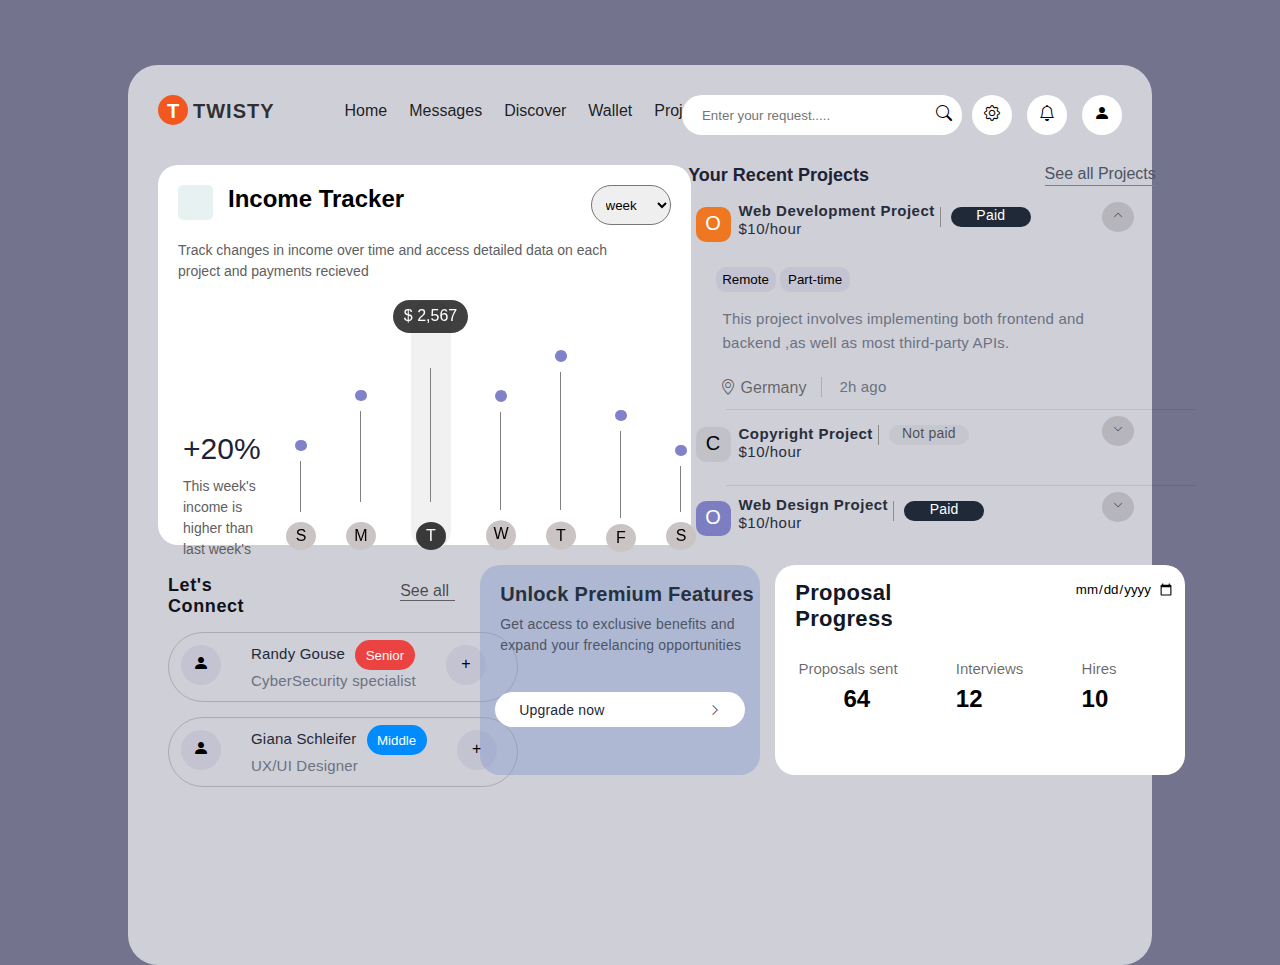
<file: index.html>
<!DOCTYPE html>
<html lang="en">
<head>
    <meta charset="UTF-8">
    <meta name="viewport" content="width=device-width, initial-scale=1.0">
    <title>Dashboard</title>
    <link rel="stylesheet" href="style.css">
  <!--  <link rel="stylesheet" href="https://cdnjs.cloudflare.com/ajax/libs/font-awesome/7.0.1/css/all.min.css" integrity="sha512-2SwdPD6INVrV/lHTZbO2nodKhrnDdJK9/kg2XD1r9uGqPo1cUbujc+IYdlYdEErWNu69gVcYgdxlmVmzTWnetw==" crossorigin="anonymous" referrerpolicy="no-referrer" />-->
    <!-- <link rel="stylesheet" href="https://cdnjs.cloudflare.com/ajax/libs/font-awesome/4.7.0/css/font-awesome.min.css">-->
     <link rel="stylesheet" href="https://cdn.jsdelivr.net/npm/bootstrap-icons@1.13.1/font/bootstrap-icons.min.css">
</head>
<body>
<i class="fa-solid fa-magnifying-glass"></i>
    <div class="main-container">
      <div class="header">
        <nav class="nav-container">
            <div class="logo">
                <div class="logo-icon">T</div>
                <h2 class="logo-text">TWISTY</h2>
            </div>
            <ul class="nav-class">
                <li class="list-element">Home</li>
                <li class="list-element">Messages</li>
                <li class="list-element">Discover</li>
                <li class="list-element">Wallet</li>
                <li class="list-element">Projects</li>
            </ul>
            <div class="right-nav">
              <div class="input">
                <input type="text" placeholder="Enter your request..... ">
                <div class="input-icon"><i class="bi bi-search"></i></div>
              </div>
              <div class="icons">
              <div class="icon-list"><i class="bi bi-gear"></i></div>
              <div class="icon-list"><i class="bi bi-bell"></i></div>
              <div class="icon-list"><i class="bi bi-person-fill"></i></div>
              </div>
            </div>
        </nav>
      </div>
      <div class="main-content">
        <div class="left-element">

          <div class="tracker-align">
         <div class="tracker">
         <div class="icon-track"></div>
         <h3 class="text-h3">Income Tracker</h3>
         </div>
          <select class="dropdown">
          <option>week</option>
          <option>sunday</option>
          <option>monday</option>
          <option>tuesday</option>
         </select>
         </div>
         <p class="text-p">Track changes in income over time and access detailed data on each <br> project and payments recieved</p>
         <div class="bottom-container">
          <div class="bottom-items">
            <h2 class="h2-text">+20%</h2>
            <p class="para">This week's income is <br> higher than last week's</p>
          </div>
        
          <div class="graph">
           <div class="div-1">
            <div class="bar">S</div>
            <div class="bar-1"></div>
            <div class="bar-2 s"></div>
           </div>
           <div class=" div-2">
            <div class="bar-3 extra-style " style="margin-top:-2px;">F</div>
            <div class="bar-1 bar-F"></div>
            <div class="bar-2"></div>
           </div>
           <div class=" div-3">
            <div class="bar btm-align">T</div>
            <div class="bar-1 bar-T"></div>
            <div class="bar-2"></div>
           </div>
           <div class=" div-4">
            <div class="bar">W</div>
            <div class="bar-1"></div>
            <div class="bar-2"></div>
           </div>
           <div class="div-5 linear-grad">
            <div class="bar-3 Tuesday" style="margin-top:0px; border-radius:50%; text-align:center;">T</div>
            <div class="bar-4 height-1"></div>
            <div class="bar-button">$ 2,567</div>
           </div>
           <div class="div-6">
            <div class="bar" style="margin-bottom:10px;">M</div>
            <div class="bar-1"></div>
            <div class="bar-2"></div>
           </div>
           <div class="div-7">
            <div class="bar">S</div>
            <div class="bar-1"></div>
            <div class="bar-2 s"></div>
           </div>
          </div>

          </div>
          </div>
        <div class="right-element">
          <div class="rig-head">
     <h2 class="text-right">Your Recent Projects</h2>
     <p class="btn-1">See all Projects</button>
          </div>
          <div class="rig-content rig-content-2">
            <div class="right-left-flex">
            <div class="right-left">
              <div class="icon-right">O</div>
              <div class="text-group">
              <h4 class="text-h4">Web Development Project</h4>
              <p class="texttt">$10/hour</p>
            </div>
            </div>
            <div class="ver-line"></div>
            <div class="paid">Paid</div>
            
          </div>
          <div class="icon-up"><i class="bi bi-chevron-up"></i></div>
          </div>
          <div class="btn-class">
            <button class="remote">Remote</button>
            <button class="part">Part-time</button>
          </div>
          <p class="text-para">This project involves implementing both frontend and backend ,as well as most third-party APIs.</p>
          <div class="right-bottom">
            <div class="logo-class">
              <div class="logo-loc"><i class="bi bi-geo-alt"></i></div>
              <p class="para-5">Germany</p>
            </div>
            <div class="div-style"></div>
            <div class="text-para">2h ago</div>
  

          </div>
          <div class="horizontal-bar"> </div>
          <div class="rig-content">
            <div class="right-left-flex gap-10">
            <div class="right-left" style="margin-top:15px; margin-bottom:15px; margin-left:-10px;">
              <div class="icon-right copy">C</div>
              <div class="text-group text-group-2">
              <h4 class="text-h4">Copyright Project</h4>
              <p class="texttt">$10/hour</p>
              </div>
            </div>
            <div class="ver-line"></div>
            <div class="paid color-3">Not paid</div>
            
          </div>
          <div class="icon-up"><i class="bi bi-chevron-down"></i></div>
          </div>
           <div class="horizontal-bar"> </div>
           <div class="rig-content">
              <div class="right-left-flex gap-10">
            <div class="right-left" style="margin-left:-10px;">
              <div class="icon-right colors">O</div>
              <div class="text-group">
              <h4 class="text-h4">Web Design Project</h4>
              <p class="texttt">$10/hour</p>
            </div>
            </div>
            <div class="ver-line"></div>
            <div class="paid"> Paid</div>
            
          </div>
          <div class="icon-up"><i class="bi bi-chevron-down"></i></div>
          </div>
        </div>
      </div>
      <div class="footer">
        <div class="connect"> 
          <div class="bottemest-left">
            <h1 class="bottemest-left-text">Let's Connect</h1>
            <div class="see-all">
              <p class="see-all-text">See all</p>
              <div class="hor-line"></div>
            </div>
          </div>
          <div class="connect-div">
            <div class="icon-person"><i class="bi bi-person-fill"></i></div>
            <div class="middle">
              <div class="middle-up">
                <h2 class="randy">Randy Gouse</h2>
                <button class="sen">Senior</button>
              </div>
              <div class="middle-down">CyberSecurity specialist</div>
            </div>
            <div class="icon-plus">+</div>
          </div>
          <div class="connect-div">
            <div class="icon-person"><i class="bi bi-person-fill"></i></div>
            <div class="middle">
              <div class="middle-up">
                <h2 class="randy">Giana Schleifer</h2>
                <button class="sen mid">Middle</button>
              </div>
              <div class="middle-down">UX/UI Designer</div>
            </div>
            <div class="icon-plus">+</div>
          </div>
        </div>
        <div class="premium">
          <h2 class="premium-text">Unlock Premium Features</h2>
          <p class="premium-p">Get access to exclusive benefits and expand your freelancing opportunities</p>
          <br>
          <br>
          <button class="premium-btn">Upgrade now <span class="btn-span"><i class="bi bi-chevron-right"></i></span></button>
        </div>
        <div class="progress">
          <div class="progress-div">
            <h2 class="premium-textt">Proposal Progress</h2>
            <input type="date" placeholder="April 11,2024 " class="new-btn">
          </div>
          <br>
          <div class="flex-line">
            <div class="gap">
              <p class="text-p-flex gap-3 proposal-text">Proposals sent</p>
              <h2 class="h2-flex">64</h2>
            </div>
            <div>
              <p class="text-p-flex">Interviews</p>
              <h2 class="h2-flex">12</h2>
            </div>
            <div>
              <p class="text-p-flex">Hires</p>
              <h2 class="h2-flex">10</h2>
            </div>
          </div>
        <div class="proposal-progress-div">
            <div class="bar-lines color"></div>
            <div class="bar-lines color"></div>
            <div class="bar-lines color"></div>
            <div class="bar-lines color"></div>
            <div class="bar-lines color"></div>
            <div  class="bar-lines color"></div>
            <div  class="bar-lines color"></div>
            <div  class="bar-lines color"></div>
            <div  class="bar-lines  color"></div>
            <div  class="bar-lines color"></div>
            <div  class="bar-lines color"></div>
            <div  class="bar-lines color"></div>
            <div  class="bar-lines color"></div>
            <div  class="bar-lines color"></div>
            <div  class="bar-lines color"></div>
            <div  class="bar-lines color"></div>
            <div  class="bar-lines color bar-lines-1"></div>
            <div  class="bar-lines color-1"></div>
            <div  class="bar-lines color-1"></div>
            <div  class="bar-lines color-1"></div>
            <div  class="bar-lines color-1"></div>
            <div  class="bar-lines color-1"></div>
            <div  class="bar-lines color-1"></div>
            <div  class="bar-lines color-1"></div>
            <div  class="bar-lines color-1"></div>
            <div class="bar-lines color-1"></div>
            <div class="bar-lines color-1"></div>
            <div class="bar-lines color-1"></div>
            <div class="bar-lines color-1"></div>
            <div class="bar-lines color-1"></div>
            <div  class="bar-lines color-1"></div>
            <div  class="bar-lines color-1"></div>
            <div  class="bar-lines color-1"></div>
            <div  class="bar-lines color-1"></div>
            <div  class="bar-lines color-1"></div>
            <div  class="bar-lines color-1"></div>
            <div  class="bar-lines color-1"></div>
            <div  class="bar-lines color-1 bar-lines-1  "></div>
            <div  class="bar-lines"></div>
            <div class="bar-lines"></div>
            <div class="bar-lines"></div>
            <div class="bar-lines"></div>
            <div class="bar-lines"></div>
            <div class="bar-lines"></div>
            <div  class="bar-lines"></div>
            <div  class="bar-lines"></div>
            <div  class="bar-lines"></div>
            <div  class="bar-lines"></div>
            <div  class="bar-lines"></div>
            <div  class="bar-lines"></div>
            <div  class="bar-lines"></div>
            <div  class="bar-lines"></div>
            <div  class="bar-lines bar-lines-1"></div>
          </div>
        </div>
      </div>
    </div>
</body>
</html>
</file>
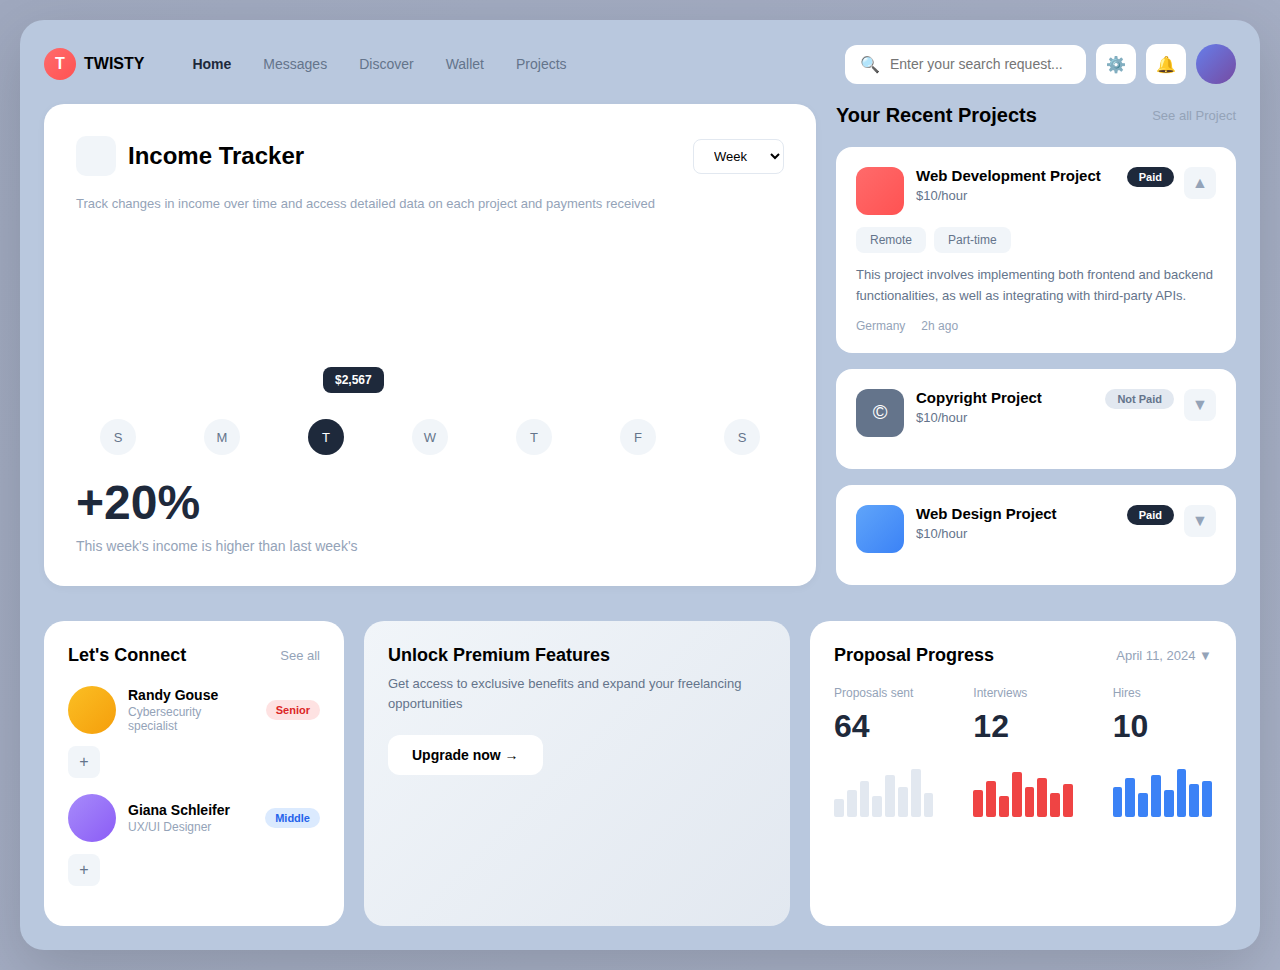
<file: Dashboard.html>
<!DOCTYPE html>
<html lang="en">
<head>
    <meta charset="UTF-8">
    <meta name="viewport" content="width=device-width, initial-scale=1.0">
    <title>Twisty Dashboard</title>
    <link rel="stylesheet" href="Dashboard.css"/>
</head>
<body>
    <div class="container">
        <!-- Header -->
        <div class="header">
            <div style="display: flex; align-items: center; gap: 48px;">
                <div class="logo">
                    <div class="logo-icon">T</div>
                    TWISTY
                </div>
                <nav class="nav">
                    <a href="#">Home</a>
                    <a href="#">Messages</a>
                    <a href="#">Discover</a>
                    <a href="#">Wallet</a>
                    <a href="#">Projects</a>
                </nav>
            </div>
            <div class="header-right">
                <div class="search-bar">
                    <span>🔍</span>
                    <input type="text" placeholder="Enter your search request...">
                </div>
                <div class="icon-btn">⚙️</div>
                <div class="icon-btn">🔔</div>
                <div class="profile-pic"></div>
            </div>
        </div>

        <!-- Main -->
        <div class="main-content">
            <!-- Income Tracker -->
            <div>
                <div class="card">
                    <div class="card-header">
                        <div>
                            <div class="card-title">
                                <div class="card-icon"></div>
                                Income Tracker
                            </div>
                        </div>
                        <select class="dropdown">
                            <option>Week</option>
                            <option>Month</option>
                            <option>Year</option>
                        </select>
                    </div>
                    <div class="card-subtitle">
                        Track changes in income over time and access detailed data on each project and payments received
                    </div>

                    <div class="chart-container">
                        <div class="chart" id="chart">
                            <div class="bar-wrapper">
                                <div class="bar" style="height: 35%;" data-value="1850"></div>
                                <div class="bar-label" data-day="S">S</div>
                            </div>
                            <div class="bar-wrapper">
                                <div class="bar" style="height: 50%;" data-value="2100"></div>
                                <div class="bar-label" data-day="M">M</div>
                            </div>
                            <div class="bar-wrapper">
                                <div class="bar bar-active" style="height: 80%;" data-value="2567">
                                    <div class="tooltip tooltip-visible">$2,567</div>
                                </div>
                                <div class="bar-label bar-label-active" data-day="T">T</div>
                            </div>
                            <div class="bar-wrapper">
                                <div class="bar" style="height: 65%;" data-value="2300"></div>
                                <div class="bar-label" data-day="W">W</div>
                            </div>
                            <div class="bar-wrapper">
                                <div class="bar" style="height: 45%;" data-value="1950"></div>
                                <div class="bar-label" data-day="T">T</div>
                            </div>
                            <div class="bar-wrapper">
                                <div class="bar" style="height: 70%;" data-value="2400"></div>
                                <div class="bar-label" data-day="F">F</div>
                            </div>
                            <div class="bar-wrapper">
                                <div class="bar" style="height: 55%;" data-value="2200"></div>
                                <div class="bar-label" data-day="S">S</div>
                            </div>
                        </div>
                    </div>

                    <div class="percentage">+20%</div>
                    <div class="percentage-text">This week's income is higher than last week's</div>
                </div>
            </div>

            <!-- Right Sidebar -->
            <div>
                <div class="sidebar-header">
                    <h2 class="sidebar-title">Your Recent Projects</h2>
                    <a href="#" class="see-all">See all Project</a>
                </div>

                <div class="project-card">
                    <div class="project-header">
                        <div class="project-info">
                            <div class="project-icon" style="background: linear-gradient(135deg, #ff6b6b 0%, #ff5252 100%);">
                                
                            </div>
                            <div class="project-details">
                                <h3>Web Development Project</h3>
                                <div class="project-rate">$10/hour</div>
                            </div>
                        </div>
                        <span class="badge">Paid</span>
                        <div class="expand-btn">▲</div>
                    </div>
                    <div class="tags">
                        <span class="tag">Remote</span>
                        <span class="tag">Part-time</span>
                    </div>
                    <div class="project-description">
                        This project involves implementing both frontend and backend functionalities, as well as integrating with third-party APIs.
                    </div>
                    <div class="project-meta">
                        <span> Germany</span>
                        <span>2h ago</span>
                    </div>
                </div>

                <div class="project-card">
                    <div class="project-header">
                        <div class="project-info">
                            <div class="project-icon" style="background: #64748b;">
                                ©
                            </div>
                            <div class="project-details">
                                <h3>Copyright Project</h3>
                                <div class="project-rate">$10/hour</div>
                            </div>
                        </div>
                        <span class="badge" style="background: #e2e8f0; color: #64748b;">Not Paid</span>
                        <div class="expand-btn">▼</div>
                    </div>
                </div>

                <div class="project-card">
                    <div class="project-header">
                        <div class="project-info">
                            <div class="project-icon" style="background: linear-gradient(135deg, #60a5fa 0%, #3b82f6 100%);">
                                
                            </div>
                            <div class="project-details">
                                <h3>Web Design Project</h3>
                                <div class="project-rate">$10/hour</div>
                            </div>
                        </div>
                        <span class="badge">Paid</span>
                        <div class="expand-btn">▼</div>
                    </div>
                </div>
            </div>
        </div>

        <!-- Bottom Section -->
        <div class="bottom-section">
            
            <div class="connect-card">
                <div class="card-header">
                    <h3 style="font-size: 18px; font-weight: 600;">Let's Connect</h3>
                    <a href="#" class="see-all">See all</a>
                </div>
                <div class="contact">
                    <div class="avatar" style="background: linear-gradient(135deg, #fbbf24 0%, #f59e0b 100%);"></div>
                    <div class="contact-info">
                        <h4>Randy Gouse</h4>
                        <div class="contact-role">Cybersecurity specialist</div>
                    </div>
                    <span class="status-badge status-senior">Senior</span>
                    <div class="add-btn">+</div>
                </div>
                <div class="contact">
                    <div class="avatar" style="background: linear-gradient(135deg, #a78bfa 0%, #8b5cf6 100%);"></div>
                    <div class="contact-info">
                        <h4>Giana Schleifer</h4>
                        <div class="contact-role">UX/UI Designer</div>
                    </div>
                    <span class="status-badge status-middle">Middle</span>
                    <div class="add-btn">+</div>
                </div>
            </div>

            <!--  Features -->
            <div class="premium-card">
                <h3>Unlock Premium Features</h3>
                <p>Get access to exclusive benefits and expand your freelancing opportunities</p>
                <button class="upgrade-btn">Upgrade now →</button>
            </div>

            <!-- Proposal Progress -->
            <div class="progress-card">
                <div class="progress-header">
                    <h3 style="font-size: 18px; font-weight: 600;">Proposal Progress</h3>
                    <div class="date"> April 11, 2024 ▼</div>
                </div>
                <div class="progress-stats">
                    <div class="stat">
                        <div class="stat-label">Proposals sent</div>
                        <div class="stat-value">64</div>
                        <div class="stat-bars">
                            <div class="stat-bar stat-bar-sent" style="height: 30%;"></div>
                            <div class="stat-bar stat-bar-sent" style="height: 45%;"></div>
                            <div class="stat-bar stat-bar-sent" style="height: 60%;"></div>
                            <div class="stat-bar stat-bar-sent" style="height: 35%;"></div>
                            <div class="stat-bar stat-bar-sent" style="height: 70%;"></div>
                            <div class="stat-bar stat-bar-sent" style="height: 50%;"></div>
                            <div class="stat-bar stat-bar-sent" style="height: 80%;"></div>
                            <div class="stat-bar stat-bar-sent" style="height: 40%;"></div>
                        </div>
                    </div>
                    <div class="stat">
                        <div class="stat-label">Interviews</div>
                        <div class="stat-value">12</div>
                        <div class="stat-bars">
                            <div class="stat-bar stat-bar-interviews" style="height: 45%;"></div>
                            <div class="stat-bar stat-bar-interviews" style="height: 60%;"></div>
                            <div class="stat-bar stat-bar-interviews" style="height: 35%;"></div>
                            <div class="stat-bar stat-bar-interviews" style="height: 75%;"></div>
                            <div class="stat-bar stat-bar-interviews" style="height: 50%;"></div>
                            <div class="stat-bar stat-bar-interviews" style="height: 65%;"></div>
                            <div class="stat-bar stat-bar-interviews" style="height: 40%;"></div>
                            <div class="stat-bar stat-bar-interviews" style="height: 55%;"></div>
                        </div>
                    </div>
                    <div class="stat">
                        <div class="stat-label">Hires</div>
                        <div class="stat-value">10</div>
                        <div class="stat-bars">
                            <div class="stat-bar stat-bar-hires" style="height: 50%;"></div>
                            <div class="stat-bar stat-bar-hires" style="height: 65%;"></div>
                            <div class="stat-bar stat-bar-hires" style="height: 40%;"></div>
                            <div class="stat-bar stat-bar-hires" style="height: 70%;"></div>
                            <div class="stat-bar stat-bar-hires" style="height: 45%;"></div>
                            <div class="stat-bar stat-bar-hires" style="height: 80%;"></div>
                            <div class="stat-bar stat-bar-hires" style="height: 55%;"></div>
                            <div class="stat-bar stat-bar-hires" style="height: 60%;"></div>
                        </div>
                    </div>
                </div>
            </div>
        </div>
    </div>

    </body>
    </html>
</file>
<file: style.css>
*{
   padding:0;
   margin:0;
   box-sizing:border-box;
   font-family: Arial, Helvetica, sans-serif;
}
body{
     background-color: rgb(80, 80, 112,0.8);
}
.main-container{
    width:80vw;
    height:100vh;
    background-color:rgba(255, 255, 255, 0.66);
    margin:auto;
    margin-top:65px;
    border-radius:30px;
}
.nav-container{
    display:flex;
    justify-content:space-between;
    padding:30px;
}
.logo{
    display:flex;
    gap:5px;
}
.logo .logo-icon{
    height:30px;
    width:30px;
    border-radius:50%;
    background-color: rgb(241, 87, 31);
    text-align:center;
    font-weight:bold;
    color:white;
    font-size:20px;
    padding:5px;
}
.logo .logo-text{
    font-family: "Montserrat", sans-serif;
    font-weight: 600;
    letter-spacing: 1px;
    font-size:20px;
    color:rgb(27, 26, 26,0.9);
    padding-top:5px;
}
.nav-class{
    display:flex;
    justify-content: space-between;
    padding-top:7px;
    gap:22px;
}
.list-element{
    font-family: -apple-system, BlinkMacSystemFont, "SF Pro Text", "Segoe UI", sans-serif;
    font-weight: 400;
    text-decoration:none;
    list-style: none;
    font-size:16px;
    color:rgba(0, 0, 0, 0.872)
}
.right-nav{
    display:flex;
    margin-left:-100px;

}
.input{
    display:flex;
    margin-right:20px;
}
.input input{
    width:280px;
    height:35px;
    border-radius:20px;
    background: white;
    border: none;
    padding:20px;
    
}
.input-icon{
    margin-left:-40px;
    width:30px;
    height:20px;
    background-color: white;
    border-radius:38%;
    padding-top:10px;
   text-align:end;
}
.icons{
    display:flex;
    gap:15px;
}

.icon-list{
    width:40px;
    height:40px;
    border-radius:50%;
    background-color: white;
    text-align:center;
    padding:10px;
}
.main-content{
    display:flex;

}
.main-content .left-element{
    width:55%;
    height:380px;
    background-color: white;
    margin-left:30px;
    border-radius:20px;
}
.tracker-align{
    display:flex;
    justify-content:space-between;
}
.tracker{
    display:flex;
    padding:20px;
    gap:15px;
}
.icon-track{
    height:35px;
    width:35px;
    border-radius:5px;
    background-color:rgb(231, 241, 241);
}
.text-h3{
  font-family: -apple-system, BlinkMacSystemFont, "SF Pro Text", "SF Pro Display",  "Segoe UI", Roboto, Helvetica, Arial, sans-serif;
  font-weight: 600;
  font-size: 24px;

}
.dropdown{
    width:80px;
    height:40px;
    border-radius:20px;
    padding:10px;
    margin-top:20px;
    margin-right:20px;
    
}
.text-p{
    font-family: "Inter", sans-serif;
    font-weight: 300;  
    line-height: 1.5;
    color: #606060;  
    font-size:14px;
    padding-top:-10px;
    padding-left:20px;
}
.bottom-container{
    display:flex;
    gap:20px;
}
.bottom-items{
    margin-top:140px;
    padding:10px;
    margin-left:15px;

}
.h2-text{
    font-family: "Roboto", sans-serif;
    font-weight: 500;
    color: #1D2235;       
    font-size:30px;
    margin-bottom:10px;

}
.para{
    font-family: "Inter", sans-serif;
    font-weight: 300;  
    line-height: 1.5;
    color: #606060;  
    font-size:14px;
    margin-bottom:20px;
}

.graph{
    display:flex;
    gap:40px;
    margin-bottom:40px;
    transform: rotate(180deg);
  
}
.graph .div-1{
    margin-top:0px;
    height:105px;
    width:20px;
    display:flex;
    flex-direction: column;
    justify-content:center;
    align-items:center;
     
}
.bar{
    height:30px;
    width:30px;
    border-radius:50%;
    text-align:center;
    padding:5px;
    background-color:rgb(203, 196, 196);
     transform: rotate(180deg);
}
.bar-1{
    height:100px;
    width:1px;
    margin-top:10px;
    margin-bottom:10px;
    background-color:gray;
}
.bar-2{
    height:12px;
    width:12px;
    border-radius:50%;
    padding:3px;
     background-color:rgb(129, 129, 202);
}
.s{
    padding:5.5px;
}
.extra-style{
    margin-top:0px;
    border-radius:50%;
    text-align:center;
   
}

.bar-3{
    height:30px;
    width:30px;
    margin-top:10px;
    margin-bottom:10px;
    padding:5px;
    background-color:rgb(203, 196, 196);
     transform: rotate(180deg);
}
.bar-5{
    height:10px;
    width:10px;
    border-radius:50%;
    background-color:rgb(129, 129, 202);
}
.bar-button{
    width:75px;
    height:38px;
    border-radius:20px;
    background-color: rgba(0, 0, 0, 0.748);
    color:white;
    text-align:center;
    align-items:center;
    transform: rotate(180deg);
    margin-top:25px;
    padding-top:7px;

}

.bar-button p{
    margin-top:5px;
}
.bar-4{
height:120px;
width:1px;
margin-top:10px;
margin-bottom:10px;
background-color:gray;
}

.height-1{
    height:160px;
    width:1px;
    margin-top:10px;
    margin-bottom:10px;
    background-color:gray;
}
.div-2{
   margin-bottom: 0px;
    height:140px;
     width:20px;
     display:flex;
    flex-direction: column;
    justify-content:center;
    align-items:center;
     
    padding:-10px;

}
.bar-F{
    margin-top:-4px;
}
.div-3{
    margin-bottom:0px;
    height:200px;
     width:20px;
     display:flex;
    flex-direction: column;
    justify-content:center;
    align-items:center;
}
.btm-align{
margin-bottom:42px;
}
.bar-T{
    height:150px;
    width:1px;
    margin-top:-30px;

}
.div-4{
    margin-bottom:0px;
    height:160px;
     width:20px;
     display:flex;
    flex-direction: column;
    justify-content:center;
    align-items:center;
}
.div-5{
    margin-bottom:-10px;
    height:200px;
     width:40px;
     display:flex;
    flex-direction: column;
    justify-content:center;
    align-items:center;
}
.linear-grad{
    height:250px;
    width:40px;
    border-radius:20px;
    background-color: rgb(242, 241, 241);

}
.div-6{
    margin-bottom:0px;
    height:160px;
     width:20px;
     display:flex;
    flex-direction: column;
    justify-content:center;
    align-items:center;
}
.div-7{
    margin-bottom:0px;
    height:110px;
     width:20px;
     display:flex;
    flex-direction: column;
    justify-content:center;
    align-items:center;
}
.div-8{
    margin-bottom:0px;
    height:70px;
     width:20px;
     display:flex;
    flex-direction: column;
    justify-content:center;
    align-items:center;
}
.Tuesday{
    margin-top:0px;
    border-radius:50%;
    text-align:center; 
    background-color: rgb(58, 57, 57);
     color:white;
}
 
.main-content .right-element{
    width:45%;
    height:380px;
   
    margin-right:15px;
    border-radius:20px;
    margin-left:15px;
}
.rig-head{
    display:flex;
    justify-content:space-evenly;
    gap:150px;
}
.text-right{
    font-family: "Inter", sans-serif;
    font-weight: 600;
    color: #1D2235;
    font-size:18px;
    margin-left:-28px;

}
.btn-1{
    font-family: "Inter", "Segoe UI", Roboto, Helvetica, Arial, sans-serif;
    font-size: 16px;
    font-weight: 400;
    color: #4b5563;
    border-bottom: 1px solid #7f7f84;  /* light gray underline */
    padding-bottom: 2px;
    display: inline-block;
    margin-left:15px;
    margin-bottom:10px;

}

.ver-line{
    width:1px;
    height:20px;
    background-color: #8f8b8b;
    margin-top:5px;
}
.right-left-flex{
    margin-left:-22px;
    display:flex;
    gap:3px;
    width:350px;
    height:50px;
    gap:5px;
}
.right-left{
    display:flex;
    gap:8px;
}
.margin-top-copy{
    margin-top:-8px;
}
.text-group{
    display:flex;
    flex-direction:column;
    margin-top:-5px;
}
.text-group-2{
    margin-top:-15px;
}
.rig-content{
    margin-top:6px;
    margin-left:-55px;
    display:flex;
    justify-content:space-evenly;

}
.icon-right{
    width:35px;
    height:35px;
    background-color: rgb(239, 119, 33);
    border-radius:10px;
    text-align:center;
    font-size:20px;
    color:white;
    padding:5px;
    margin-top:5px;
}
.texttt{
 margin-top:1px;
    font-family: "Segoe UI", Inter, Roboto, Helvetica, Arial, sans-serif;
    font-size: 15px;
    font-weight: 300;
    color: #272e3b; 
    letter-spacing: 0.5px;
}
.text-h4{
    margin-top:5px;
    font-family: "Segoe UI", Inter, Roboto, Helvetica, Arial, sans-serif;
    font-size: 15px;
    font-weight: 600;
    color: #272e3b; 
    letter-spacing: 0.5px;
}
.paid{
    width:80px;
    height:20px;
    margin-left:5px;
    margin-top:5px;
    text-align:center;
    display: inline-block;
    background-color: #1f2937;   /* dark navy/gray like screenshot */
    border-radius: 12px;
    font-family: "Inter", "Segoe UI", Roboto, Helvetica, Arial, sans-serif;
    font-size: 14px;
    font-weight: 500;
    color: #ffffff;
    letter-spacing: 0.2px;



}
.icon-up{
height:30px;
width:32px;
text-align:center;
padding:8px;
margin-right:-35px;
background-color:rgba(128, 128, 128, 0.325);
border-radius:50%;
font-family: "Inter", "Segoe UI", Roboto, Helvetica, Arial, sans-serif;
font-size: 10px;
font-weight: 400;
color: #1f2937;      /* dark gray like the screenshot */
letter-spacing: 0.5px;
margin-left:-10px;

    
    
}

.btn-class{
    margin-top:15px;
    margin-left:-10px;
    
}
.remote{
    width:60px;
    height:25px;
    border-radius:10px;
    margin-left:20px;
    border:none;
    background-color: rgba(102, 102, 155, 0.1);
    font-weight: 400;
}
.part{
width:70px;
height:25px;
border-radius:10px;
border:none;
background-color:rgba(102,102,155,0.1);
font-weight:500;
}
.text-para{
    margin-left:17px;
    margin-top:15px;
    margin-right:20px;
    font-size:15px;
    font-family: "Inter", "Segoe UI", Roboto, Helvetica, Arial, sans-serif;
    font-size: 15px;
    font-weight: 400;
    color: #6b7280;      /* light gray similar to screenshot */
    line-height: 1.6;
    letter-spacing: 0.2px;

}

.right-bottom{
    margin-top:5px;
    display:flex;
    margin-left:-11px;

}
.logo-class{
    display:flex;
    margin-left:5px;
    margin-top:9px;
}
.logo-loc{
margin-top:10px;
margin-left:20px;
color:rgba(0, 0, 0, 0.539);
}
.para-5{
     margin-top:10px;
    color:rgba(0, 0, 0, 0.539);
    font-family:sans-serif;
    margin-left:5px;

}
.div-style{
    width:1px;
    height:20px;
    background-color: rgba(0, 0, 0, 0.165);
    margin-top:17px;
    margin-left:15px;
}
.horizontal-bar{
    margin-top:10px;
    margin-left:20px;
    height:1px;
    width:470px;
    background-color:rgba(0, 0, 0, 0.089);

}
.footer{
    margin-top:20px;
    display:flex;
    justify-content:space-between;
    width:100%;
  /*  background-color: chartreuse;*/
    height:200px;
    margin-bottom:30px;
}
.footer .connect{
    width:30%;
    height:auto;

    margin-left:30px;
    padding:10px;

}
.connect{
    display:flex;
    flex-direction:column;
    gap:15px;
}
.connect-div{
    display:flex;
    width:350px;
    height:70px;
    border-radius:40px;
    border:1px rgba(128, 128, 128, 0.459) solid;
    gap:30px;
    padding:12px;
}
.middle{
    display:flex;
    flex-direction:column;
}
.middle-up{
    display:flex;
    gap:10px;
}
.randy{
    font-family:sans-serif;
    font-size:15px;
    font-family: "Inter", "Segoe UI", Roboto, Helvetica, Arial, sans-serif;
    font-weight: 500;     
    color: #1f2937;   
    letter-spacing: 0.2px;

}
.middle-down{
font-family: "Inter", "Segoe UI", Roboto, Helvetica, Arial, sans-serif;
font-size: 15px;
font-weight: 400;        
color: #6b7280;          
letter-spacing: 0.2px;
line-height: 1.4;

}
.icon-person{
    width:40px;
    height:40px;
    text-align:center;
    padding:10px;
    border-radius:50%;
    background-color:rgba(102,102,155,0.1);
}
.icon-plus{
     width:40px;
    height:40px;
    text-align:center;
    padding:10px;
    border-radius:50%;
    background-color:rgba(102,102,155,0.1);
}
.bottemest-left{
    display:flex;
    gap:120px;
}
.bottemest-left-text{
font-family: "Inter", "Segoe UI", Roboto, Helvetica, Arial, sans-serif;
font-size: 18px;
font-weight: 600;
color: #0f1218;     
letter-spacing: 0.6px;


}
.see-all{
    display:flex;
    flex-direction:column;
    margin-top:7px;
    margin-left:24px;
}
.see-all-text{
    font-size:16px;
    color:rgba(0, 0, 0, 0.664);

}
.hor-line{
    width:55px;
    height:1px;
    background-color: rgba(0, 0, 0, 0.542);
}
.sen{
    width:60px;
    height:30px;
    border-radius:20px;
    background-color: rgb(235, 66, 66);
    margin-top:-5px;
    color:white;
    border:none;
}
.mid{
    background-color: rgb(0, 140, 255);
}
.footer .premium{
    width:30%;
    height:210px;
    background-color:rgb(128, 149, 206,0.4);
    margin-left:15px;
    border-radius:20px;
    padding:5px;

}
.premium-text{
    margin-bottom:8px;
    margin-top:13px;
    margin-left:15px;
    font-family: "Inter", "Segoe UI", Roboto, Helvetica, Arial, sans-serif;
    font-size: 20px;
    font-weight: 600; 
    color: #27303d;      
    letter-spacing: 0.3px;

}
.premium-p{
    margin-left:15px;
    font-family: "Inter", "Segoe UI", Roboto, Helvetica, Arial, sans-serif;
    font-size: 14px;
    font-weight: 400;
    color: #4b5563;    
    line-height: 1.5;
    letter-spacing: 0.2px;

}
.premium-btn{
    height:35px;
    width:250px;
    margin-left:10px;
    border-radius:20px;
    margin-right:10px;
    background-color: white;
    margin-bottom:-10px;
    border:none;
    font-family: "Inter", "Segoe UI", Roboto, Helvetica, Arial, sans-serif;
    font-size: 14px;
    font-weight: 500;   
    color: #1f2937;      
    letter-spacing: 0.2px;




}
.btn-span{
    margin-left:100px;
    font-family: "Inter", "Segoe UI", Roboto, Helvetica, Arial, sans-serif;
    font-size: 12px;
    font-weight: 500;
    color: #1f2937;  
    letter-spacing: 0.5px;

}


.footer .progress{
    width:40%;
    height:210px;
    background-color:white;
    margin-top:0px;
    margin-left:15px;
    margin-right:30px;
    border-radius:20px;
    padding:10px;
}
.progress-div{
    display:flex;
    gap:60px;
}
.new-btn{
    width:100px;
    height:30px;
    margin-left:80px;
    border:none;

}
.premium-textt{
    margin-bottom:10px;
    margin-top:5px;
    margin-left:10px;
    font-family: "Inter", "Segoe UI", Roboto, Helvetica, Arial, sans-serif;
    font-size: 22px;
    font-weight: 600;   
    color: #111827;        
    letter-spacing: 0.3px;

}
.flex-line{
    display:flex;
    justify-content: space-evenly;
}
.text-p-flex{
    font-size:15px;
    font-family:sans-serif;
    color:rgba(0, 0, 0, 0.598);
    margin-bottom:8px;
}
.h2-flex{
font-family:sans-serif;
}
.proposal-progress-div{
    display:flex;
    gap:8px;
    width:auto;
    transform:rotate(180deg);
    margin-top:0px;
    height:69px;

}
.bar-lines{
 width:1px;
 height:45px;
 background-color:gray;
}
.bar-lines-1{
    height:100px;
}
.color{
    background-color: red;
}
.color-1{
    background-color: blue;
}

.copy{
    color:black;
    background-color: rgba(128, 128, 128, 0.173);
    margin-top:-8px;
    margin-left:10px;
}

.color-3{
    background-color:rgba(128, 128, 128, 0.1);
    color:rgba(0, 0, 0, 0.622);
}
.colors{
    background-color: rgb(125, 125, 193);
    color:white;
    margin-left:10px;
}
.gap-3{
    margin-left:-45px;
}
.gap-10{
  margin-top:4px;
  margin-bottom:5px;
}
/*screen-view */
@media (max-width: 1024px) {
    
    .main-container {
        width: 95vw;
        height: auto; 
        margin-top: 30px;
        margin-bottom: 30px;
    }

    .nav-class {
        display: none; 
    }

    .right-nav {
        margin-left: 0; 
    }

    .input input {
        width: 180px;
    }

    .main-content {
        flex-direction: column;
    }

    .main-content .left-element,
    .main-content .right-element {
        width: 95%;
        margin: 15px auto;
        height: auto;
        padding-bottom: 20px;
    }
    
    .rig-head {
        gap: 20px;
        justify-content: space-between;
        padding: 20px;
    }
    .horizontal-bar {
        width: 90%;
        margin-left: 5%;
    }
    .rig-content {
        margin-left: 0;
        justify-content: space-around;
        padding: 0 10px;
    }
    
    .graph {
        gap: 15px;
        margin-left: 20px;
    
    
    }
    .bottom-items {
        margin-top: 50px;
    }

    .footer {
        flex-direction: column;
        height: auto;
        padding: 0 15px;
    }

    .footer .connect,
    .footer .premium,
    .footer .progress {
        width: 100%;
        margin: 15px auto;
        padding: 10px;
    }
    
    .bottemest-left {
        gap: 150px;
        justify-content: space-between;
    }

    .connect-div {
        display:flex;
        width:auto;
        justify-content: space-evenly;
        gap:200px;
    }
     
    
    .premium-btn {
        width: 80%;
        margin-left: 10%;
    }
    
    .progress-div {
        gap: 10px;
    }
    .new-btn {
        margin-left: 10px;
    }
    .proposal-progress-div{
        width:100%;
        gap:14px;
    }
    .bar-des{
        margin-left:0px;
    
    }
    
    
    
}
 /* tab--> */ @media (max-width:768px) 
{
    .graph {
        gap: 20px;
        margin-left: -15px;
    
    
    }
    .proposal-progress-div{
        width:auto;
        gap:8px;
    }
    .bar-des{
        margin-left:0px;
    
    }
    .connect-div{
        gap:100px;
    }
    .middle-down{
        display:none;
    }
    
    

   
}


/* Mobile View */
@media (max-width: 500px) {
    
    .nav-container {
        padding: 15px;
        align-items: center;
    }
    
    .input {
        display: none;
    }
    
    .icons {
        gap: 10px;
        margin-top: 5px;
    }
    
    .bottom-container {
        flex-direction: column;
        align-items: center;
        text-align: center;
    }
    .bottom-items {
        margin-top: 20px;
        margin-left: 0;
        padding: 0;
    }
    .text-p {
        text-align: center;
        padding-left: 0;
    }

    .graph {
      /* transform: none;
        flex-direction: row;
        gap: 10px;
        margin-top: 30px;
        margin-left: 0;
        justify-content: center;
        align-items: flex-end;
        height: auto;
        */
        display:none;
    }
    .graph div {
        transform: none !important;
        height: auto !important;
    }
    .bar, .bar-3 {
        transform: none !important;
        height: 20px;
        width: 20px;
        font-size: 12px;
        padding: 3px;
        order: 2;
    }

    .bar-1, .bar-4 {
        order: 1;
        height: 80px !important;
    }
    .bar-button {
        transform: none !important;
        order: 0;
        font-size: 10px;
        width: 45px;
        height: 25px;
        margin-top: 0;
        margin-bottom: 5px;
    }

    .rig-head {
        flex-direction: column;
        align-items: flex-start;
    }
    .btn-1 {
        margin-top: 10px;
        margin-left: 5px;
    }

    .rig-content-2{
        gap:5px;
    }
    .rig-content {
        flex-wrap: wrap;
        gap:20px;
       justify-content: flex-start;
        padding: 0 20px;
    }

    .right-element .text-para{
        margin-left:35px;
    }
    .paid, .icon-up {
        margin-top: 10px;
    }
    .icon-up{
        display:none;
    }
    .paid {
        margin-left: 10px;
    }
    
    .bottemest-left {
        flex-direction: column;
        gap: 10px;
    }
    .connect-div {
        gap:10px;
        flex-wrap: nowrap;
    }
    .middle-down {
        font-size: 12px;
    }

    .premium-btn {
        width: 90%;
        margin-left: 5%;
    }

    .progress-div {
        flex-direction:row;
        gap: 10px;
    }
    .new-btn {
        margin-left: 10px;
    }
    .flex-line {
        justify-content: space-between;
        padding: 0 10px;
    }
    .proposal-progress-div{
        height:52px;
        width:100%;
        gap:5px;
    }
    .bar-des{
        margin-left:0px;
    
    }
    .proposal-text{
        margin-left:4px;
    }

}
</file>
<file: Dashboard.css>
* {
            margin: 0;
            padding: 0;
            box-sizing: border-box;
        }

        body {
            font-family: sans-serif;
           background:linear-gradient(135deg,#9fa8be 0%,#a8b1c7 100%);
            padding: 10px;
            min-height: 100vh;
        }

        .container {
            max-width: 1400px;
            margin: 0 auto;
            background: #b9c8de;
            border-radius: 24px;
            padding: 15px;
            box-shadow: 0 20px 60px rgba(0, 0, 0, 0.15);
        }

        /* Header */
        .header {
            display: flex;
            justify-content: space-between;
            align-items: center;
            margin-bottom: 20px;
            flex-wrap: wrap;
            gap: 15px;
        }

        .logo {
            display: flex;
            align-items: center;
            gap: 8px;
            font-weight: 700;
            font-size: 16px;
        }

        .logo-icon {
            width: 32px;
            height: 32px;
            background: linear-gradient(135deg, #ff6b6b 0%, #ff5252 100%);
            border-radius: 50%;
            display: flex;
            align-items: center;
            justify-content: center;
            color: white;
            font-weight: bold;
        }

        .nav {
            display: flex;
            gap: 20px;
            flex-wrap: wrap;
        }

        .nav a {
            color: #64748b;
            text-decoration: none;
            font-size: 14px;
            transition: color 0.3s;
        }

        .nav a:first-child {
            color: #1e293b;
            font-weight: 600;
        }

        .header-right {
            display: flex;
            align-items: center;
            gap: 10px;
            flex-wrap: wrap;
        }

        .search-bar {
            background: white;
            padding: 10px 15px;
            border-radius: 12px;
            display: flex;
            align-items: center;
            gap: 10px;
            min-width: 200px;
            flex: 1;
            max-width: 300px;
        }

        .search-bar input {
            border: none;
            outline: none;
            background: none;
            font-size: 14px;
            width: 100%;
            color: #94a3b8;
        }

        .icon-btn {
            width: 40px;
            height: 40px;
            background: white;
            border-radius: 10px;
            display: flex;
            align-items: center;
            justify-content: center;
            cursor: pointer;
            color: #64748b;
        }

        .profile-pic {
            width: 40px;
            height: 40px;
            border-radius: 50%;
            background: linear-gradient(135deg, #667eea 0%, #764ba2 100%);
        }

        /* Main Content */
        .main-content {
            display: grid;
            grid-template-columns: 1fr;
            gap: 20px;
        }

        /* Income Tracker Card */
        .card {
            background: white;
            border-radius: 20px;
            padding: 20px;
            box-shadow: 0 2px 8px rgba(0, 0, 0, 0.04);
        }

        .card-header {
            display: flex;
            justify-content: space-between;
            align-items: center;
            margin-bottom: 20px;
            flex-wrap: wrap;
            gap: 10px;
        }

        .card-title {
            display: flex;
            align-items: center;
            gap: 12px;
            font-size: 20px;
            font-weight: 600;
        }

         .card-icon {
            width: 40px;
            height: 40px;
            background: #f1f5f9;
            border-radius: 10px;
            display: flex;
            align-items: center;
            justify-content: center;
            color: #64748b;
        }

        .card-subtitle {
            color: #94a3b8;
            font-size: 13px;
            margin-bottom: 24px;
        }

        .dropdown {
            padding: 8px 16px;
            border: 1px solid #e2e8f0;
            border-radius: 8px;
            font-size: 13px;
            background: white;
            cursor: pointer;
        }

        /* Chart */
        .chart-container {
            position: relative;
            height: 200px;
            margin-bottom: 20px;
        }

        .chart {
            display: flex;
            align-items: flex-end;
            justify-content: space-around;
            height: 100%;
            gap: 10px;
        }

        .bar-wrapper {
            display: flex;
            flex-direction: column;
            align-items: center;
            flex: 1;
            position: relative;
        }

        .bar {
            width: 6px;
            background: linear-gradient(to bottom, #cbd5e1 0%, #e2e8f0 100%);
            border-radius: 10px;
            position: relative;
            transition: all 0.4s ease;
        }

        .bar-active {
            background: linear-gradient(to bottom, #1e293b 0%, #334155 100%);
        }

        .bar-label {
            margin-top: 12px;
            width: 36px;
            height: 36px;
            background: #f1f5f9;
            border-radius: 50%;
            display: flex;
            align-items: center;
            justify-content: center;
            font-size: 13px;
            color: #64748b;
            font-weight: 500;
            cursor: pointer;
            transition: all 0.3s ease;
        }

        .bar-label:hover {
            background: #e2e8f0;
            transform: scale(1.05);
        }

        .bar-label-active {
            background: #1e293b;
            color: white;
        }

        .tooltip {
            position: absolute;
            top: -40px;
            background: #1e293b;
            color: white;
            padding: 6px 12px;
            border-radius: 8px;
            font-size: 12px;
            font-weight: 600;
            white-space: nowrap;
            opacity: 0;
            transition: opacity 0.3s ease;
        }

        .tooltip-visible {
            opacity: 1;
        }

        .percentage {
            font-size: 36px;
            font-weight: 700;
            color: #1e293b;
            margin-bottom: 8px;
        }

        .percentage-text {
            color: #94a3b8;
            font-size: 14px;
        }

        /* Right Sidebar */
        .sidebar-header {
            display: flex;
            justify-content: space-between;
            align-items: center;
            margin-bottom: 20px;
        }

        .sidebar-title {
            font-size: 18px;
            font-weight: 600;
        }

    .see-all {
            color: #94a3b8;
            font-size: 13px;
            text-decoration: none;
        }

        .project-card {
            background: white;
            border-radius: 16px;
            padding: 20px;
            margin-bottom: 16px;
            position: relative;
        }

        .project-header {
            display: flex;
            justify-content: space-between;
            align-items: flex-start;
            margin-bottom: 12px;
            flex-wrap: wrap;
            gap: 10px;
        }

        .project-info {
            display: flex;
            gap: 12px;
            flex: 1;
            min-width: 200px;
        }

        .project-icon {
            width: 48px;
            height: 48px;
            border-radius: 12px;
            display: flex;
            align-items: center;
            justify-content: center;
            color: white;
            font-size: 20px;
            flex-shrink: 0;
        }

        .project-details h3 {
            font-size: 15px;
            font-weight: 600;
            margin-bottom: 4px;
        }

        .project-rate {
            color: #64748b;
            font-size: 13px;
        }

        .badge {
            background: #1e293b;
            color: white;
            padding: 4px 12px;
            border-radius: 20px;
            font-size: 11px;
            font-weight: 600;
        }

        .expand-btn {
            width: 32px;
            height: 32px;
            background: #f1f5f9;
            border-radius: 8px;
            display: flex;
            align-items: center;
            justify-content: center;
            cursor: pointer;
            color: #94a3b8;
        }

        .tags {
            display: flex;
            gap: 8px;
            margin-bottom: 12px;
            flex-wrap: wrap;
        }

        .tag {
            background: #f1f5f9;
            padding: 6px 14px;
            border-radius: 8px;
            font-size: 12px;
            color: #64748b;
        }

        .project-description {
            color: #64748b;
            font-size: 13px;
            line-height: 1.6;
            margin-bottom: 12px;
        }

        .project-meta {
            display: flex;
            gap: 16px;
            color: #94a3b8;
            font-size: 12px;
            flex-wrap: wrap;
        }

        /* Bottom Section */
        .bottom-section {
            display: grid;
            grid-template-columns: 1fr;
            gap: 20px;
            margin-top: 20px;
        }

        .connect-card {
            background: white;
            border-radius: 20px;
            padding: 24px;
        }

        .contact {
            display: flex;
            align-items: center;
            gap: 12px;
            margin-bottom: 16px;
            flex-wrap: wrap;
        }

        .avatar {
            width: 48px;
            height: 48px;
            border-radius: 50%;
            background: linear-gradient(135deg, #fbbf24 0%, #f59e0b 100%);
            flex-shrink: 0;
        }

        .contact-info {
            flex: 1;
            min-width: 120px;
        }

        .contact-info h4 {
            font-size: 14px;
            font-weight: 600;
            margin-bottom: 2px;
        }

        .contact-role {
            font-size: 12px;
            color: #94a3b8;
        }

        .status-badge {
            padding: 4px 10px;
            border-radius: 12px;
            font-size: 11px;
            font-weight: 600;
        }

        .status-senior {
            background: #fee2e2;
            color: #dc2626;
        }

        .status-middle {
            background: #dbeafe;
            color: #2563eb;
        }

        .add-btn {
            width: 32px;
            height: 32px;
            background: #f1f5f9;
            border-radius: 8px;
            display: flex;
            align-items: center;
            justify-content: center;
            cursor: pointer;
            color: #64748b;
        }

        .premium-card {
            background: linear-gradient(135deg, #f1f5f9 0%, #e2e8f0 100%);
            border-radius: 20px;
            padding: 24px;
        }

        .premium-card h3 {
            font-size: 18px;
            font-weight: 600;
            margin-bottom: 8px;
        }

        .premium-card p {
            color: #64748b;
            font-size: 13px;
            line-height: 1.6;
            margin-bottom: 20px;
        }

        .upgrade-btn {
            background: white;
            padding: 12px 24px;
            border-radius: 12px;
            border: none;
            font-size: 14px;
            font-weight: 600;
            cursor: pointer;
            display: flex;
            align-items: center;
            gap: 8px;
        }

        .progress-card {
            background: white;
            border-radius: 20px;
            padding: 24px;
        }

        .progress-header {
            display: flex;
            justify-content: space-between;
            align-items: center;
            margin-bottom: 20px;
            flex-wrap: wrap;
            gap: 10px;
        }

        .date {
            color: #94a3b8;
            font-size: 13px;
            display: flex;
            align-items: center;
            gap: 6px;
        }

        .progress-stats {
            display: grid;
            grid-template-columns: repeat(auto-fit, minmax(150px, 1fr));
            gap: 20px;
        }

        .stat {
            flex: 1;
        }

        .stat-label {
            color: #94a3b8;
            font-size: 12px;
            margin-bottom: 8px;
        }

        .stat-value {
            font-size: 28px;
            font-weight: 700;
            color: #1e293b;
            margin-bottom: 12px;
        }

        .stat-bars {
            display: flex;
            gap: 3px;
            height: 60px;
            align-items: flex-end;
        }

        .stat-bar {
            flex: 1;
            background: #e2e8f0;
            border-radius: 2px;
            min-height: 8px;
        }

      
        .stat-bar-sent {
            background: #e2e8f0;
        }

        .stat-bar-interviews {
            background: #ef4444;
        }

        .stat-bar-hires {
            background: #3b82f6;
        }

        /* Responsive Media Queries */
        @media (min-width: 768px) {
            body {
                padding: 20px;
            }

            .container {
                padding: 24px;
            }

            .header {
                flex-wrap: nowrap;
            }

            .nav {
                gap: 32px;
            }

            .card {
                padding: 32px;
            }

            .card-title {
                font-size: 24px;
            }

            .percentage {
                font-size: 48px;
            }

            .sidebar-title {
                font-size: 20px;
            }

            .stat-value {
                font-size: 32px;
            }

            .chart-container {
                height: 220px;
            }

            .chart {
                gap: 20px;
            }
        }

        @media (min-width: 1024px) {
            .main-content {
                grid-template-columns: 1fr 400px;
            }

            .bottom-section {
                grid-template-columns: 300px 1fr 1fr;
            }

            .progress-stats {
                grid-template-columns: repeat(3, 1fr);
                gap: 40px;
            }
        }

        /* Mobile optimization */
        @media (max-width: 767px) {
            .nav {
                display: none;
            }

            .search-bar {
                min-width: 150px;
            }

            .search-bar input {
                font-size: 12px;
            }

            .icon-btn {
                width: 36px;
                height: 36px;
            }

            .profile-pic {
                width: 36px;
                height: 36px;
            }

            .card-subtitle {
                font-size: 12px;
            }

            .project-header {
                flex-direction: column;
                align-items: flex-start;
            }

            .contact {
                flex-wrap: nowrap;
            }
        }
</file>
